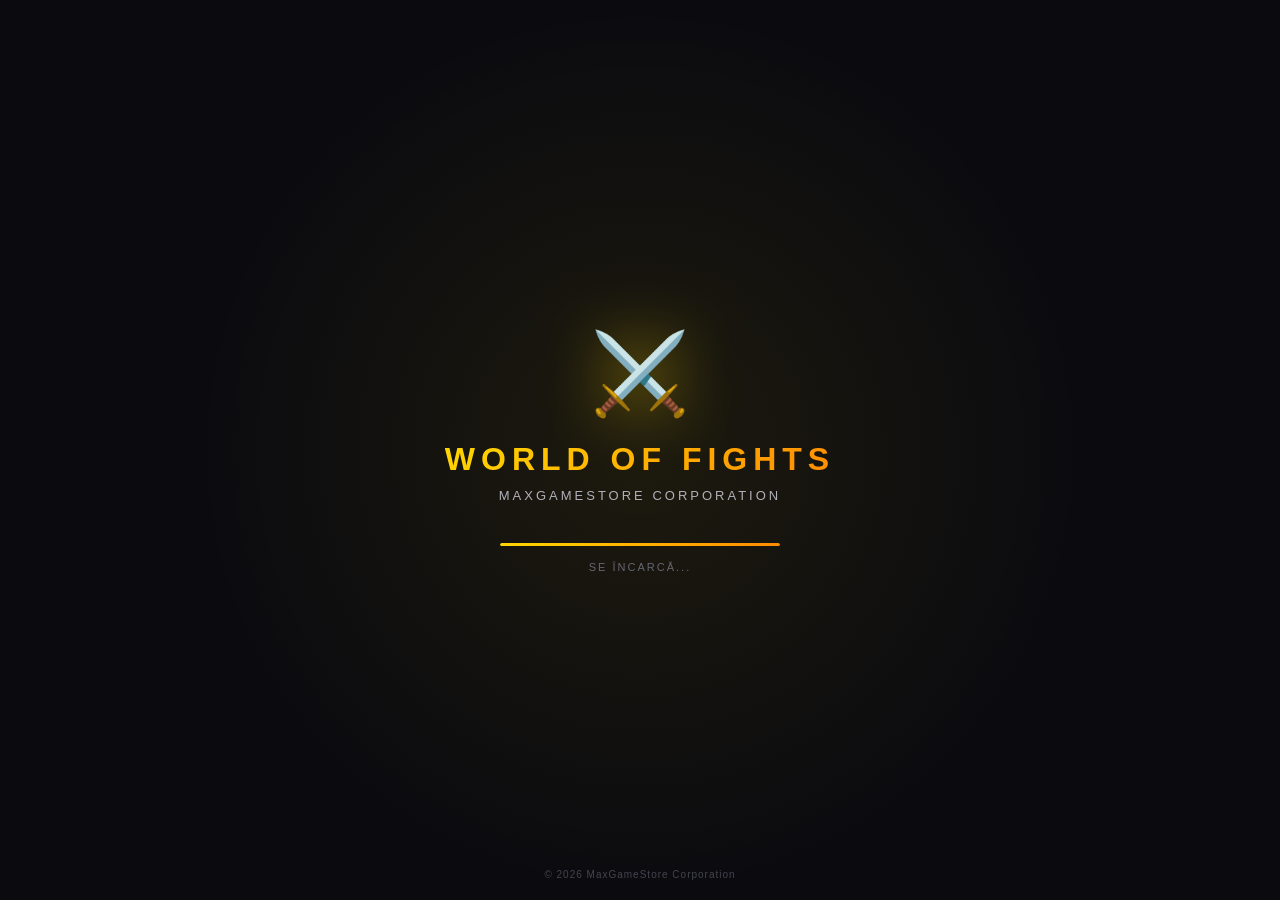
<file: index.html>
<!DOCTYPE html>
<html lang="ro">
<head>
    <meta charset="UTF-8">
    <meta name="viewport" content="width=device-width, initial-scale=1.0">
    <title>World Of Fights</title>
    <link rel="icon" href="assets/favicon.png">
    <style>
        /* ============================================================
           LOADING SCREEN (cât se face redirect)
           ============================================================ */
        * {
            margin: 0;
            padding: 0;
            box-sizing: border-box;
        }

        html, body {
            width: 100%;
            height: 100%;
            overflow: hidden;
            background: #0a0a0f;
            font-family: 'Segoe UI', -apple-system, sans-serif;
            color: #ffffff;
        }

        .loading-container {
            width: 100%;
            height: 100%;
            display: flex;
            flex-direction: column;
            align-items: center;
            justify-content: center;
            position: relative;
        }

        /* Fundal cu particule */
        .loading-container::before {
            content: '';
            position: absolute;
            inset: 0;
            background: radial-gradient(circle at 50% 50%, rgba(255, 215, 0, 0.08) 0%, transparent 60%);
            animation: pulse-bg 3s ease-in-out infinite;
        }

        @keyframes pulse-bg {
            0%, 100% { opacity: 0.5; }
            50% { opacity: 1; }
        }

        /* Logo */
        .logo-icon {
            font-size: 80px;
            margin-bottom: 20px;
            filter: drop-shadow(0 0 30px rgba(255, 215, 0, 0.6));
            animation: logo-pulse 2s ease-in-out infinite;
            position: relative;
            z-index: 2;
        }

        @keyframes logo-pulse {
            0%, 100% { 
                transform: scale(1); 
                filter: drop-shadow(0 0 30px rgba(255, 215, 0, 0.6)); 
            }
            50% { 
                transform: scale(1.08); 
                filter: drop-shadow(0 0 50px rgba(255, 215, 0, 0.9)); 
            }
        }

        /* Titlu */
        .logo-text {
            font-size: 32px;
            font-weight: 900;
            letter-spacing: 6px;
            background: linear-gradient(135deg, #ffd700 0%, #ff8c00 100%);
            -webkit-background-clip: text;
            -webkit-text-fill-color: transparent;
            margin-bottom: 10px;
            position: relative;
            z-index: 2;
            animation: text-fade-in 1.2s ease-out;
        }

        @keyframes text-fade-in {
            from { opacity: 0; letter-spacing: 20px; }
            to { opacity: 1; letter-spacing: 6px; }
        }

        /* Subtitlu */
        .subtitle {
            font-size: 13px;
            color: #b0b0b8;
            letter-spacing: 3px;
            margin-bottom: 40px;
            position: relative;
            z-index: 2;
            animation: text-fade-in 1.5s ease-out;
        }

        /* Loading bar */
        .loading-bar {
            width: 280px;
            height: 3px;
            background: rgba(255, 215, 0, 0.15);
            border-radius: 2px;
            overflow: hidden;
            position: relative;
            z-index: 2;
            margin-bottom: 15px;
        }

        .loading-bar-fill {
            height: 100%;
            width: 0%;
            background: linear-gradient(90deg, #ffd700 0%, #ff8c00 100%);
            border-radius: 2px;
            animation: loading 1.8s ease-in-out forwards;
            box-shadow: 0 0 10px rgba(255, 215, 0, 0.6);
        }

        @keyframes loading {
            0% { width: 0%; }
            100% { width: 100%; }
        }

        /* Loading text */
        .loading-text {
            font-size: 11px;
            color: #666673;
            letter-spacing: 2px;
            position: relative;
            z-index: 2;
            animation: dots 1.5s infinite;
        }

        @keyframes dots {
            0% { content: 'SE ÎNCARCĂ'; }
            33% { content: 'SE ÎNCARCĂ.'; }
            66% { content: 'SE ÎNCARCĂ..'; }
            100% { content: 'SE ÎNCARCĂ...'; }
        }

        /* Dots animation (fallback) */
        .loading-text::after {
            content: '...';
            animation: dots-fade 1.5s infinite;
        }

        @keyframes dots-fade {
            0%, 100% { opacity: 0.3; }
            50% { opacity: 1; }
        }

        /* Footer */
        .footer {
            position: absolute;
            bottom: 20px;
            left: 50%;
            transform: translateX(-50%);
            font-size: 10px;
            color: #444450;
            letter-spacing: 1px;
            z-index: 2;
        }
    </style>

    <script>
        // ============================================================
        //  REDIRECT LOGIC
        // ============================================================
        window.addEventListener('DOMContentLoaded', () => {
            // Verifică dacă user-ul are sesiune validă
            const savedSession = localStorage.getItem('wof_session');
            
            if (savedSession) {
                // Are sesiune - redirecționează la main
                console.log('✅ Sesiune găsită - redirect la main');
                setTimeout(() => {
                    window.location.href = 'main/main.html';
                }, 1500);
            } else {
                // Nu are sesiune - redirecționează la login
                console.log('📝 Fără sesiune - redirect la login');
                setTimeout(() => {
                    window.location.href = 'login/login.html';
                }, 1800);
            }
        });
    </script>
</head>
<body>

    <div class="loading-container">
        <div class="logo-icon">⚔️</div>
        <h1 class="logo-text">WORLD OF FIGHTS</h1>
        <p class="subtitle">MAXGAMESTORE CORPORATION</p>
        
        <div class="loading-bar">
            <div class="loading-bar-fill"></div>
        </div>
        
        <p class="loading-text">SE ÎNCARCĂ</p>
        
        <p class="footer">© 2026 MaxGameStore Corporation</p>
    </div>

</body>
</html>
</file>
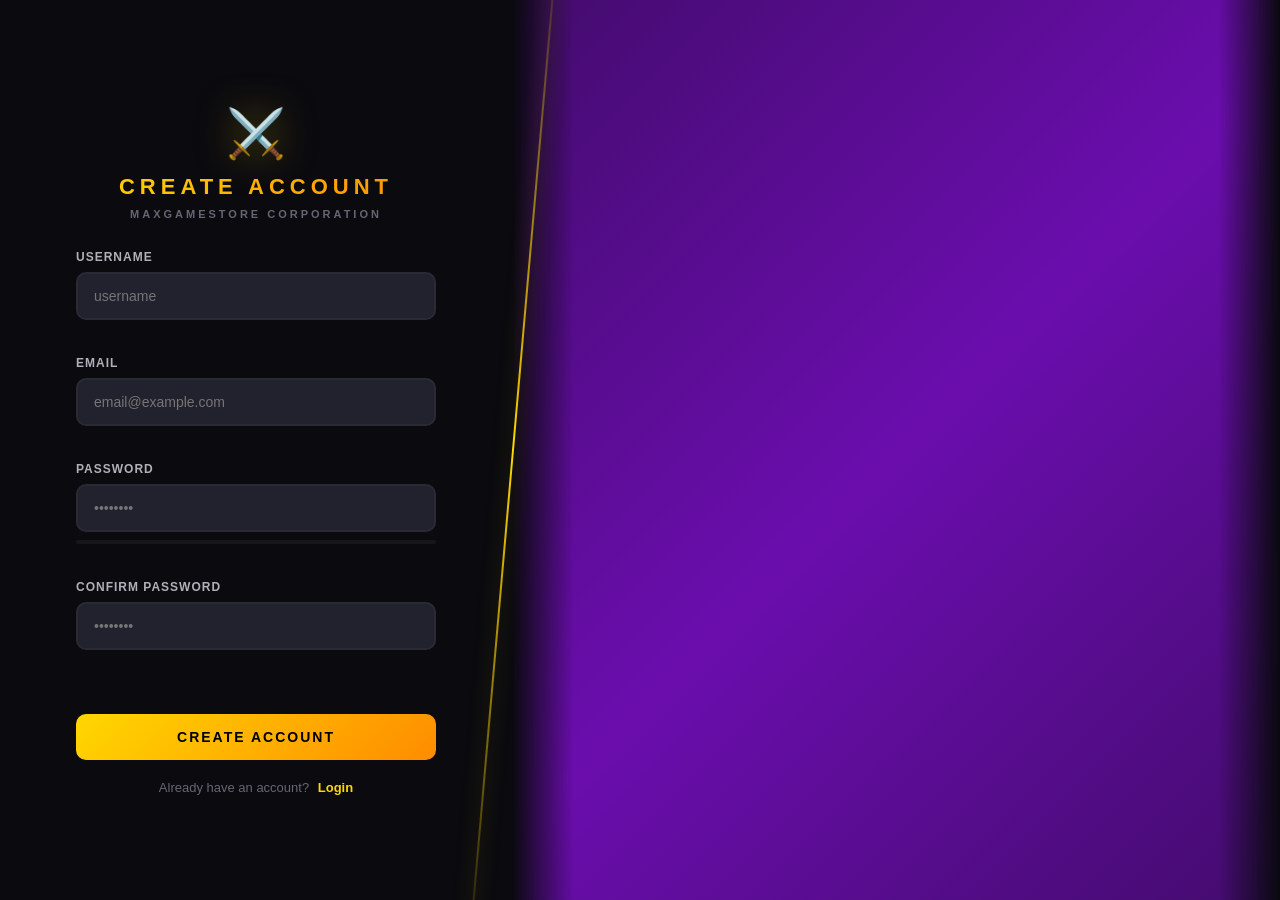
<file: login/signin.html>
<!DOCTYPE html>
<html lang="en">
<head>
    <meta charset="UTF-8">
    <meta name="viewport" content="width=device-width, initial-scale=1.0">
    <title>World Of Fights - Sign Up</title>
    <link rel="icon" href="../assets/favicon.png">
    <link rel="stylesheet" href="signin.css">
</head>
<body>

    <!-- ============================================================
         SIGNUP VIEW
         ============================================================ -->
    <div class="signin-container" id="signup-view">
        <div class="signin-form-side">
            <div class="signin-form-wrapper">
                <div class="logo">
                    <span class="logo-icon">⚔️</span>
                    <h1 class="logo-text">CREATE ACCOUNT</h1>
                    <p class="logo-subtitle">MAXGAMESTORE CORPORATION</p>
                </div>

                <form id="signin-form" autocomplete="off">
                    <div class="form-group">
                        <label>Username</label>
                        <input type="text" id="signin-username" required minlength="3" maxlength="24" placeholder="username">
                        <div class="form-hint" id="username-hint"></div>
                    </div>

                    <div class="form-group">
                        <label>Email</label>
                        <input type="email" id="signin-email" required placeholder="email@example.com">
                        <div class="form-hint" id="email-hint"></div>
                    </div>

                    <div class="form-group">
                        <label>Password</label>
                        <input type="password" id="signin-password" required minlength="8" placeholder="••••••••">
                        <div class="password-strength">
                            <div class="strength-bar" id="strength-bar"></div>
                        </div>
                        <div class="form-hint" id="password-hint"></div>
                    </div>

                    <div class="form-group">
                        <label>Confirm Password</label>
                        <input type="password" id="signin-confirm" required placeholder="••••••••">
                        <div class="form-hint" id="confirm-hint"></div>
                    </div>

                    <div class="form-error" id="signin-error"></div>

                    <button type="submit" class="btn-primary" id="signin-btn">
                        CREATE ACCOUNT
                    </button>

                    <p class="form-switch">
                        <span>Already have an account?</span>
                        <a href="login.html">Login</a>
                    </p>
                </form>
            </div>
        </div>

        <div class="divider"></div>

        <div class="signin-image-side" id="signin-image-side">
            <div class="image-overlay"></div>
        </div>
    </div>

    <!-- ============================================================
         OTP VERIFICATION VIEW
         ============================================================ -->
    <div class="signin-container hidden" id="otp-view">
        <div class="otp-card">
            <div class="otp-header">
                <span class="otp-icon">📧</span>
                <h2>VERIFY YOUR EMAIL</h2>
            </div>

            <p class="otp-message">
                We sent a 6-digit code to:<br>
                <strong id="otp-email">email@example.com</strong>
            </p>

            <div class="otp-inputs" id="otp-inputs">
                <input type="text" maxlength="1" class="otp-digit" data-index="0" inputmode="numeric">
                <input type="text" maxlength="1" class="otp-digit" data-index="1" inputmode="numeric">
                <input type="text" maxlength="1" class="otp-digit" data-index="2" inputmode="numeric">
                <input type="text" maxlength="1" class="otp-digit" data-index="3" inputmode="numeric">
                <input type="text" maxlength="1" class="otp-digit" data-index="4" inputmode="numeric">
                <input type="text" maxlength="1" class="otp-digit" data-index="5" inputmode="numeric">
            </div>

            <div class="form-error" id="otp-error"></div>

            <button type="button" class="btn-primary" id="otp-verify-btn">
                VERIFY
            </button>

            <p class="otp-resend">
                <span>Didn't receive the code?</span>
                <a href="#" id="otp-resend">Resend</a>
            </p>
        </div>
    </div>

    <!-- ============================================================
         VERIFIED VIEW
         ============================================================ -->
    <div class="signin-container hidden" id="verified-view">
        <div class="verified-card">
            <div class="verified-icon">✅</div>
            <h1 class="verified-title">ACCOUNT VERIFIED!</h1>
            <p class="verified-message">Your account has been verified successfully.</p>
            <p class="verified-username" id="verified-username">Player</p>
            <p class="verified-instructions">Redirecting to main page...</p>
            <div class="verified-spinner"></div>
        </div>
    </div>

    <script src="signin.js"></script>
</body>
</html>
</file>
<file: login/signin.css>
* { margin: 0; padding: 0; box-sizing: border-box; }

:root {
    --bg-dark: #0a0a0f;
    --bg-card: #16161e;
    --bg-input: #22222e;
    --border: #2a2a35;
    --text-primary: #ffffff;
    --text-secondary: #b0b0b8;
    --text-muted: #666673;
    --accent: #ffd700;
    --accent-glow: rgba(255, 215, 0, 0.4);
    --success: #00ff88;
    --success-glow: rgba(0, 255, 136, 0.6);
    --error: #ff0044;
    --purple: #6a0dad;
}

html, body {
    width: 100%;
    height: 100%;
    overflow: hidden;
    font-family: 'Segoe UI', -apple-system, sans-serif;
    background: var(--bg-dark);
    color: var(--text-primary);
}

.hidden { display: none !important; }

/* ============================================================
   CONTAINERS
   ============================================================ */
.signin-container {
    width: 100%;
    height: 100%;
    display: flex;
    position: relative;
    overflow: hidden;
    animation: fade-in 0.5s ease;
}

@keyframes fade-in {
    from { opacity: 0; }
    to { opacity: 1; }
}

/* ============================================================
   FORM SIDE
   ============================================================ */
.signin-form-side {
    width: 40%;
    height: 100%;
    display: flex;
    align-items: center;
    justify-content: center;
    padding: 40px 30px;
    background: var(--bg-dark);
    z-index: 2;
    position: relative;
    overflow-y: auto;
}

.signin-form-wrapper {
    width: 100%;
    max-width: 360px;
}

.logo {
    text-align: center;
    margin-bottom: 30px;
}

.logo-icon {
    font-size: 48px;
    display: block;
    margin-bottom: 12px;
    filter: drop-shadow(0 0 20px var(--accent-glow));
    animation: logo-breathe 3.2s ease-in-out infinite;
}

@keyframes logo-breathe {
    0%, 100% { transform: scale(1); }
    50% { transform: scale(1.05); }
}

.logo-text {
    font-size: 22px;
    font-weight: 900;
    letter-spacing: 5px;
    background: linear-gradient(135deg, #ffd700 0%, #ff8c00 100%);
    -webkit-background-clip: text;
    -webkit-text-fill-color: transparent;
}

.logo-subtitle {
    font-size: 11px;
    font-weight: 600;
    letter-spacing: 3px;
    color: var(--text-muted);
    margin-top: 8px;
    text-transform: uppercase;
}

.form-group { margin-bottom: 16px; }

.form-group label {
    display: block;
    font-size: 12px;
    font-weight: 600;
    color: var(--text-secondary);
    margin-bottom: 8px;
    text-transform: uppercase;
    letter-spacing: 1px;
}

.form-group input {
    width: 100%;
    padding: 14px 16px;
    background: var(--bg-input);
    border: 2px solid var(--border);
    border-radius: 10px;
    color: var(--text-primary);
    font-size: 14px;
    font-family: inherit;
    transition: border-color 0.3s;
}

.form-group input:focus {
    outline: none;
    border-color: var(--accent);
    box-shadow: 0 0 0 3px var(--accent-glow);
}

.form-hint {
    font-size: 11px;
    margin-top: 6px;
    min-height: 14px;
    color: var(--text-muted);
}

.form-hint.error { color: var(--error); }
.form-hint.success { color: var(--success); }

.password-strength {
    height: 4px;
    background: rgba(255, 255, 255, 0.05);
    border-radius: 2px;
    margin-top: 8px;
    overflow: hidden;
}

.strength-bar {
    height: 100%;
    width: 0;
    background: var(--error);
    transition: width 0.3s, background 0.3s;
}

.strength-bar.weak { background: #ff0044; width: 33%; }
.strength-bar.medium { background: #ffaa00; width: 66%; }
.strength-bar.strong { background: var(--success); width: 100%; }

.form-error {
    color: var(--error);
    font-size: 12px;
    text-align: center;
    min-height: 18px;
    margin-bottom: 10px;
    font-weight: 600;
}

.btn-primary {
    width: 100%;
    padding: 15px;
    background: linear-gradient(135deg, #ffd700 0%, #ff8c00 100%);
    color: #000;
    border: none;
    border-radius: 10px;
    font-size: 14px;
    font-weight: 800;
    letter-spacing: 2px;
    cursor: pointer;
    transition: all 0.3s;
    font-family: inherit;
}

.btn-primary:hover {
    transform: translateY(-2px);
    box-shadow: 0 10px 25px var(--accent-glow);
}

.btn-primary:disabled {
    opacity: 0.5;
    cursor: not-allowed;
    transform: none;
}

.form-switch {
    text-align: center;
    margin-top: 20px;
    color: var(--text-muted);
    font-size: 13px;
}

.form-switch a {
    color: var(--accent);
    text-decoration: none;
    font-weight: 600;
    margin-left: 5px;
}

.form-switch a:hover { text-decoration: underline; }

.divider {
    position: absolute;
    left: 40%;
    top: -10%;
    width: 2px;
    height: 120%;
    background: linear-gradient(180deg, transparent, var(--accent), transparent);
    transform: rotate(5deg);
    z-index: 3;
    box-shadow: 0 0 20px var(--accent-glow);
}

.signin-image-side {
    width: 60%;
    height: 100%;
    position: relative;
    overflow: hidden;
    background: var(--purple);
    -webkit-mask-image: linear-gradient(to right, transparent 0%, black 8%, black 92%, transparent 100%);
    mask-image: linear-gradient(to right, transparent 0%, black 8%, black 92%, transparent 100%);
}

.image-overlay {
    position: absolute;
    inset: 0;
    background: linear-gradient(135deg, rgba(10,10,15,0.4) 0%, transparent 50%, rgba(10,10,15,0.4) 100%);
}

/* ============================================================
   OTP CARD
   ============================================================ */
.otp-card,
.verified-card {
    margin: auto;
    background: rgba(22, 22, 30, 0.95);
    backdrop-filter: blur(20px);
    border-radius: 20px;
    padding: 45px 40px;
    max-width: 440px;
    width: 90%;
    text-align: center;
    animation: card-in 0.8s cubic-bezier(0.34, 1.56, 0.64, 1);
}

.otp-card {
    border: 1px solid var(--accent);
    box-shadow: 0 20px 60px rgba(0, 0, 0, 0.6), 0 0 40px var(--accent-glow);
}

.verified-card {
    border: 1px solid var(--success);
    box-shadow: 0 20px 60px rgba(0, 0, 0, 0.6), 0 0 60px var(--success-glow);
}

@keyframes card-in {
    from { opacity: 0; transform: scale(0.8) rotate(-5deg); }
    to { opacity: 1; transform: scale(1) rotate(0deg); }
}

.otp-icon,
.verified-icon {
    font-size: 70px;
    display: block;
    margin-bottom: 15px;
}

.otp-icon {
    animation: icon-pulse 2s ease-in-out infinite;
    filter: drop-shadow(0 0 30px var(--accent-glow));
}

.verified-icon {
    animation: icon-bounce 1s cubic-bezier(0.34, 1.56, 0.64, 1);
    filter: drop-shadow(0 0 30px var(--success-glow));
}

@keyframes icon-bounce {
    0% { transform: scale(0) rotate(-180deg); }
    60% { transform: scale(1.3) rotate(10deg); }
    100% { transform: scale(1) rotate(0deg); }
}

@keyframes icon-pulse {
    0%, 100% { transform: scale(1); }
    50% { transform: scale(1.08); }
}

.otp-header h2,
.verified-title {
    font-size: 22px;
    font-weight: 900;
    letter-spacing: 3px;
    margin-bottom: 20px;
}

.otp-header h2 {
    color: var(--accent);
}

.verified-title {
    background: linear-gradient(135deg, #00ff88 0%, #00cc66 100%);
    -webkit-background-clip: text;
    -webkit-text-fill-color: transparent;
}

.otp-message,
.verified-message,
.verified-instructions {
    color: var(--text-secondary);
    font-size: 14px;
    line-height: 1.7;
    margin-bottom: 20px;
}

.otp-message strong {
    color: var(--accent);
    font-weight: 700;
    font-size: 15px;
}

.verified-username {
    color: var(--success);
    font-size: 22px;
    font-weight: 700;
    padding: 12px 24px;
    background: rgba(0, 255, 136, 0.1);
    border: 1px solid rgba(0, 255, 136, 0.3);
    border-radius: 10px;
    display: inline-block;
    margin-bottom: 25px;
    text-shadow: 0 0 15px var(--success-glow);
}

.otp-inputs {
    display: flex;
    gap: 10px;
    justify-content: center;
    margin-bottom: 20px;
}

.otp-digit {
    width: 48px;
    height: 60px;
    background: var(--bg-input);
    border: 2px solid var(--border);
    border-radius: 10px;
    color: var(--accent);
    font-size: 24px;
    font-weight: 800;
    text-align: center;
    font-family: inherit;
    transition: all 0.3s;
}

.otp-digit:focus {
    outline: none;
    border-color: var(--accent);
    box-shadow: 0 0 0 3px var(--accent-glow);
    transform: scale(1.05);
}

.otp-digit.filled {
    border-color: var(--success);
    box-shadow: 0 0 15px var(--success-glow);
}

.otp-resend {
    color: var(--text-muted);
    font-size: 12px;
    margin-top: 20px;
}

.otp-resend a {
    color: var(--accent);
    text-decoration: none;
    font-weight: 600;
    margin-left: 5px;
}

.otp-resend a:hover { text-decoration: underline; }

.verified-spinner {
    width: 40px;
    height: 40px;
    margin: 25px auto;
    border: 3px solid rgba(0, 255, 136, 0.2);
    border-top: 3px solid var(--success);
    border-radius: 50%;
    animation: spin 1s linear infinite;
}

@keyframes spin {
    0% { transform: rotate(0deg); }
    100% { transform: rotate(360deg); }
}

@keyframes shake {
    0%, 100% { transform: translateX(0); }
    25% { transform: translateX(-10px); }
    75% { transform: translateX(10px); }
}

.shake { animation: shake 0.4s ease-in-out; }

@media (max-width: 900px) {
    .signin-form-side { width: 100%; }
    .signin-image-side { display: none; }
    .divider { display: none; }
    .otp-digit { width: 42px; height: 54px; font-size: 20px; }
}
</file>
